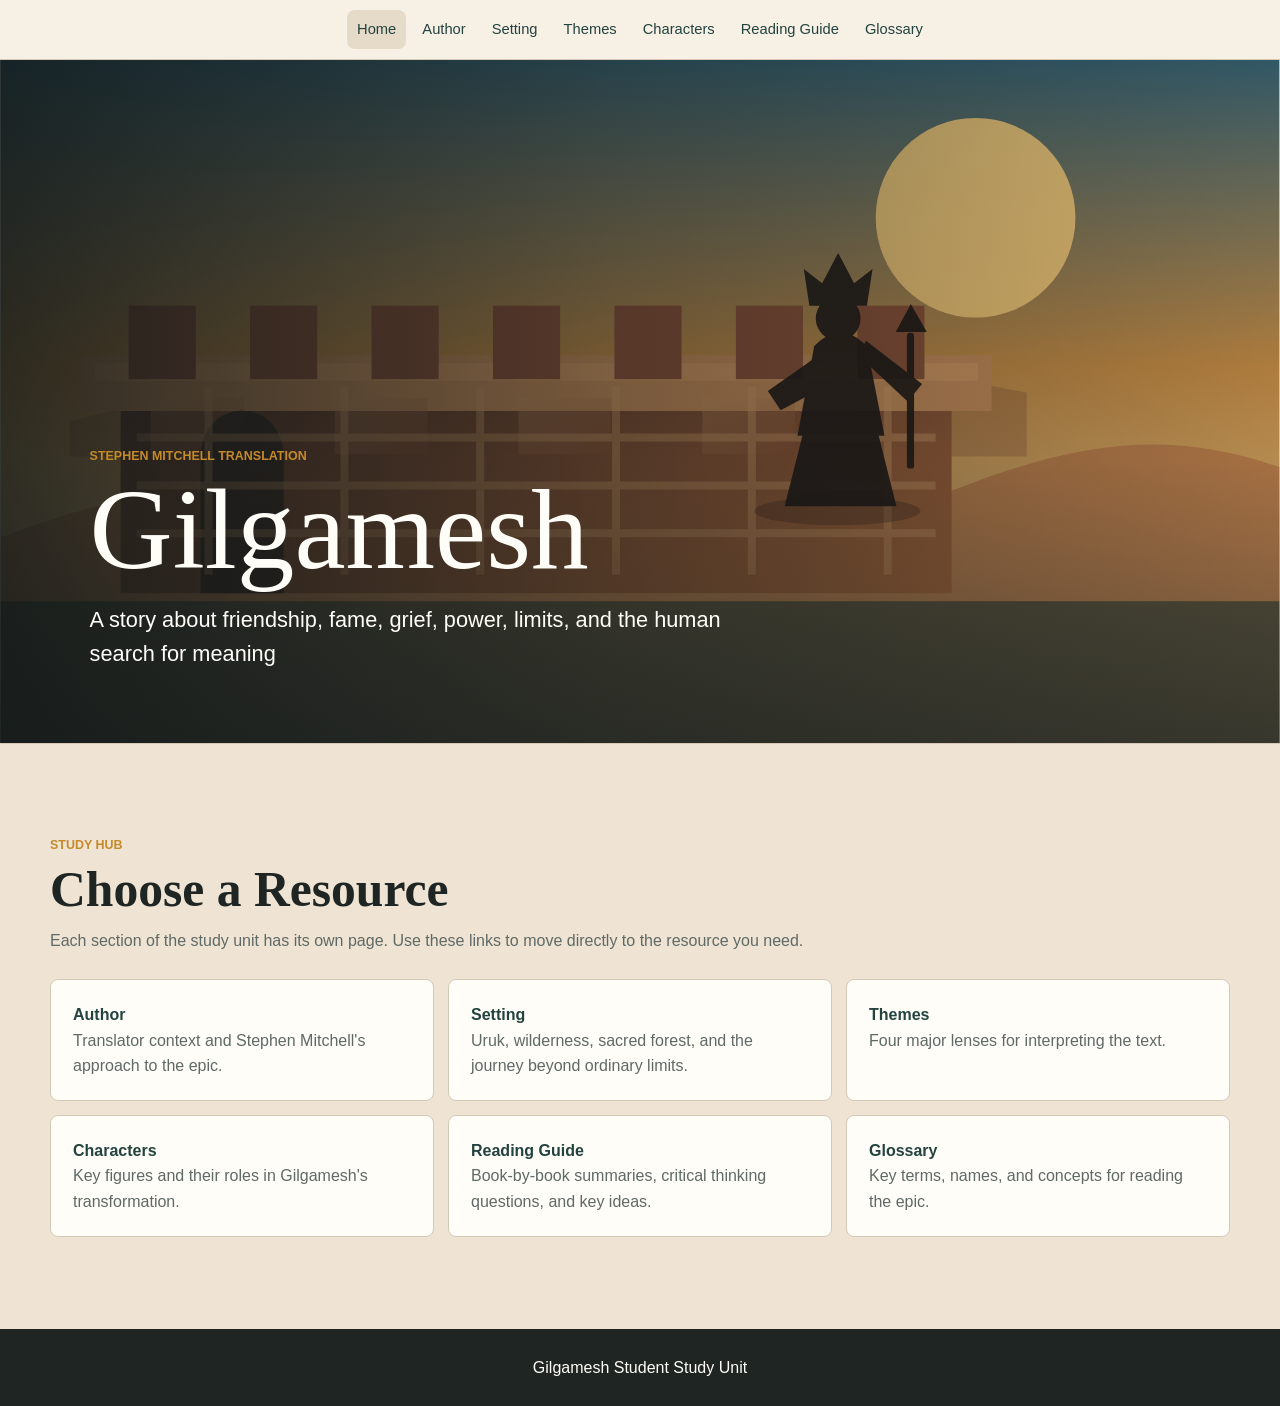
<file: index.html>
<!doctype html><html lang="en"><head><meta charset="utf-8"><meta name="viewport" content="width=device-width,initial-scale=1"><title>Gilgamesh Student Study Unit</title><link rel="stylesheet" href="styles.css?v=resource-hover"></head><body><a class="skip-link" href="#main-content">Skip to content</a><nav class="top-nav" aria-label="Main navigation"><a aria-current="page" href="index.html">Home</a><a href="author.html">Author</a><a href="setting.html">Setting</a><a href="themes.html">Themes</a><a href="characters.html">Characters</a><a href="reading-guide.html">Reading Guide</a><a href="glossary.html">Glossary</a></nav><header class="hero"><img src="assets/uruk-hero.svg?v=king-wall" alt="Ancient city walls of Uruk at sunrise with a king standing on the wall"><div class="hero-copy"><p class="eyebrow">Stephen Mitchell translation</p><h1>Gilgamesh</h1><p>A story about friendship, fame, grief, power, limits, and the human search for meaning</p></div></header><main id="main-content" tabindex="-1"><section id="home-links" class="section band-light" aria-labelledby="home-links-title"><div class="section-inner"><div class="section-heading"><p class="eyebrow">Study Hub</p><h2 id="home-links-title">Choose a Resource</h2><p class="section-intro">Each section of the study unit has its own page. Use these links to move directly to the resource you need.</p></div><div class="grid grid-3"><a class="resource-link" href="author.html"><span>Author</span><p>Translator context and Stephen Mitchell's approach to the epic.</p></a><a class="resource-link" href="setting.html"><span>Setting</span><p>Uruk, wilderness, sacred forest, and the journey beyond ordinary limits.</p></a><a class="resource-link" href="themes.html"><span>Themes</span><p>Four major lenses for interpreting the text.</p></a><a class="resource-link" href="characters.html"><span>Characters</span><p>Key figures and their roles in Gilgamesh's transformation.</p></a><a class="resource-link" href="reading-guide.html"><span>Reading Guide</span><p>Book-by-book summaries, critical thinking questions, and key ideas.</p></a><a class="resource-link" href="glossary.html"><span>Glossary</span><p>Key terms, names, and concepts for reading the epic.</p></a></div></div></section></main><footer class="site-footer"><p>Gilgamesh Student Study Unit</p></footer><script src="script.js"></script></body></html>
</file>
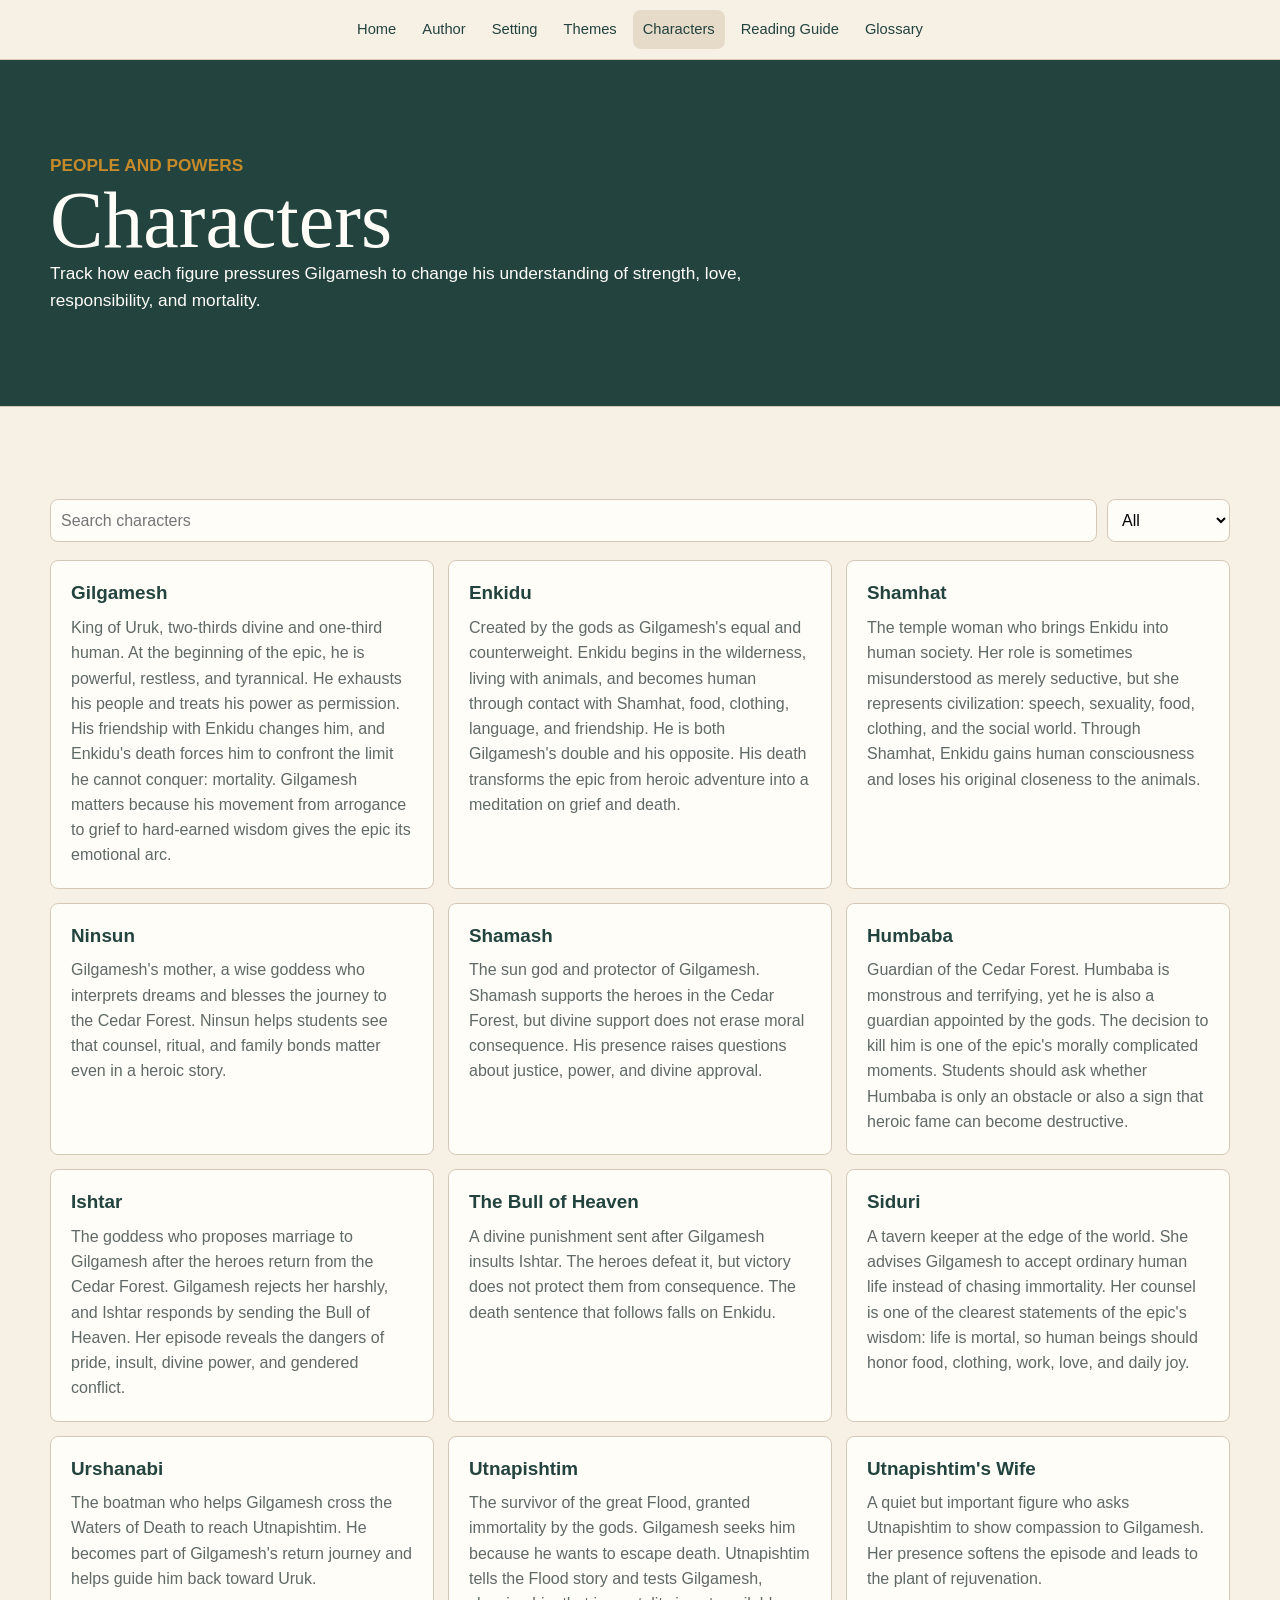
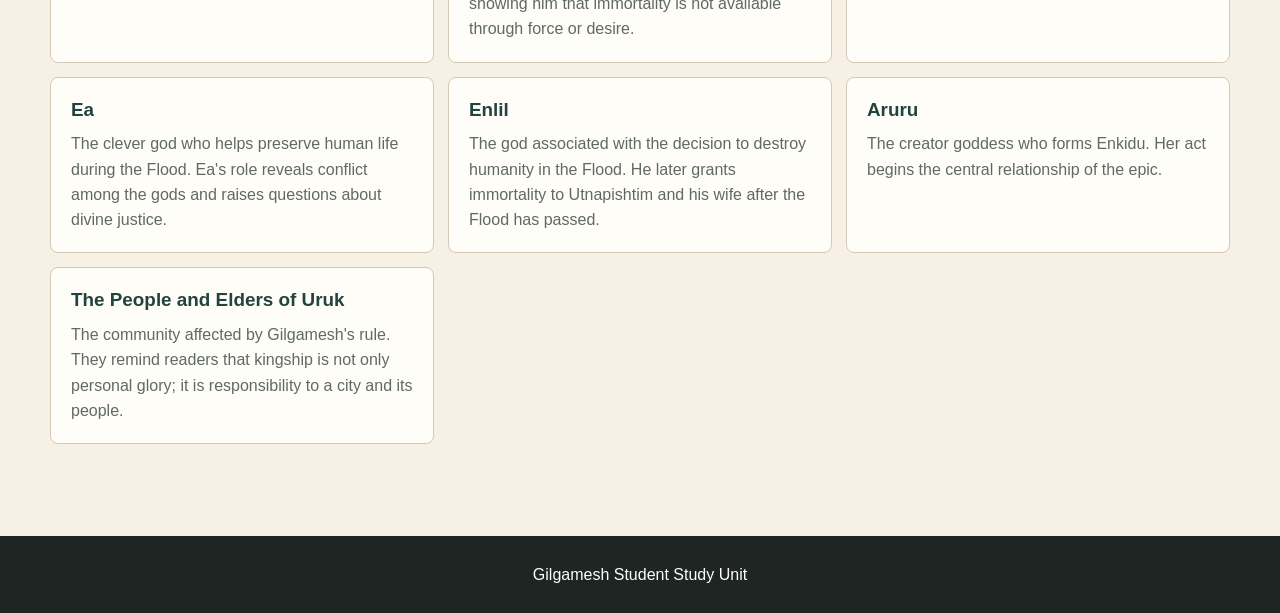
<file: characters.html>
<!doctype html><html lang="en"><head><meta charset="utf-8"><meta name="viewport" content="width=device-width,initial-scale=1"><title>Characters | Gilgamesh</title><link rel="stylesheet" href="styles.css"></head><body><a class="skip-link" href="#main-content">Skip to content</a><nav class="top-nav"><a href="index.html">Home</a><a href="author.html">Author</a><a href="setting.html">Setting</a><a href="themes.html">Themes</a><a aria-current="page" href="characters.html">Characters</a><a href="reading-guide.html">Reading Guide</a><a href="glossary.html">Glossary</a></nav><header class="page-hero"><div class="section-inner"><p class="eyebrow">People and Powers</p><h1>Characters</h1><p>Track how each figure pressures Gilgamesh to change his understanding of strength, love, responsibility, and mortality.</p></div></header><main id="main-content" class="section" tabindex="-1"><div class="section-inner"><div class="toolbar"><input data-search placeholder="Search characters"><select data-filter><option value="all">All</option><option value="human">Human</option><option value="divine">Divine</option><option value="guide">Guide</option><option value="creature">Creature</option><option value="community">Community</option></select></div><div class="grid grid-3"><article class="character-card" data-search-item data-type="human"><h3>Gilgamesh</h3><p>King of Uruk, two-thirds divine and one-third human. At the beginning of the epic, he is powerful, restless, and tyrannical. He exhausts his people and treats his power as permission. His friendship with Enkidu changes him, and Enkidu's death forces him to confront the limit he cannot conquer: mortality. Gilgamesh matters because his movement from arrogance to grief to hard-earned wisdom gives the epic its emotional arc.</p></article><article class="character-card" data-search-item data-type="human"><h3>Enkidu</h3><p>Created by the gods as Gilgamesh's equal and counterweight. Enkidu begins in the wilderness, living with animals, and becomes human through contact with Shamhat, food, clothing, language, and friendship. He is both Gilgamesh's double and his opposite. His death transforms the epic from heroic adventure into a meditation on grief and death.</p></article><article class="character-card" data-search-item data-type="guide"><h3>Shamhat</h3><p>The temple woman who brings Enkidu into human society. Her role is sometimes misunderstood as merely seductive, but she represents civilization: speech, sexuality, food, clothing, and the social world. Through Shamhat, Enkidu gains human consciousness and loses his original closeness to the animals.</p></article><article class="character-card" data-search-item data-type="divine"><h3>Ninsun</h3><p>Gilgamesh's mother, a wise goddess who interprets dreams and blesses the journey to the Cedar Forest. Ninsun helps students see that counsel, ritual, and family bonds matter even in a heroic story.</p></article><article class="character-card" data-search-item data-type="divine"><h3>Shamash</h3><p>The sun god and protector of Gilgamesh. Shamash supports the heroes in the Cedar Forest, but divine support does not erase moral consequence. His presence raises questions about justice, power, and divine approval.</p></article><article class="character-card" data-search-item data-type="creature"><h3>Humbaba</h3><p>Guardian of the Cedar Forest. Humbaba is monstrous and terrifying, yet he is also a guardian appointed by the gods. The decision to kill him is one of the epic's morally complicated moments. Students should ask whether Humbaba is only an obstacle or also a sign that heroic fame can become destructive.</p></article><article class="character-card" data-search-item data-type="divine"><h3>Ishtar</h3><p>The goddess who proposes marriage to Gilgamesh after the heroes return from the Cedar Forest. Gilgamesh rejects her harshly, and Ishtar responds by sending the Bull of Heaven. Her episode reveals the dangers of pride, insult, divine power, and gendered conflict.</p></article><article class="character-card" data-search-item data-type="creature"><h3>The Bull of Heaven</h3><p>A divine punishment sent after Gilgamesh insults Ishtar. The heroes defeat it, but victory does not protect them from consequence. The death sentence that follows falls on Enkidu.</p></article><article class="character-card" data-search-item data-type="guide"><h3>Siduri</h3><p>A tavern keeper at the edge of the world. She advises Gilgamesh to accept ordinary human life instead of chasing immortality. Her counsel is one of the clearest statements of the epic's wisdom: life is mortal, so human beings should honor food, clothing, work, love, and daily joy.</p></article><article class="character-card" data-search-item data-type="guide"><h3>Urshanabi</h3><p>The boatman who helps Gilgamesh cross the Waters of Death to reach Utnapishtim. He becomes part of Gilgamesh's return journey and helps guide him back toward Uruk.</p></article><article class="character-card" data-search-item data-type="human"><h3>Utnapishtim</h3><p>The survivor of the great Flood, granted immortality by the gods. Gilgamesh seeks him because he wants to escape death. Utnapishtim tells the Flood story and tests Gilgamesh, showing him that immortality is not available through force or desire.</p></article><article class="character-card" data-search-item data-type="human"><h3>Utnapishtim's Wife</h3><p>A quiet but important figure who asks Utnapishtim to show compassion to Gilgamesh. Her presence softens the episode and leads to the plant of rejuvenation.</p></article><article class="character-card" data-search-item data-type="divine"><h3>Ea</h3><p>The clever god who helps preserve human life during the Flood. Ea's role reveals conflict among the gods and raises questions about divine justice.</p></article><article class="character-card" data-search-item data-type="divine"><h3>Enlil</h3><p>The god associated with the decision to destroy humanity in the Flood. He later grants immortality to Utnapishtim and his wife after the Flood has passed.</p></article><article class="character-card" data-search-item data-type="divine"><h3>Aruru</h3><p>The creator goddess who forms Enkidu. Her act begins the central relationship of the epic.</p></article><article class="character-card" data-search-item data-type="community"><h3>The People and Elders of Uruk</h3><p>The community affected by Gilgamesh's rule. They remind readers that kingship is not only personal glory; it is responsibility to a city and its people.</p></article></div></div></main><footer class="site-footer"><p>Gilgamesh Student Study Unit</p></footer><script src="script.js"></script></body></html>
</file>
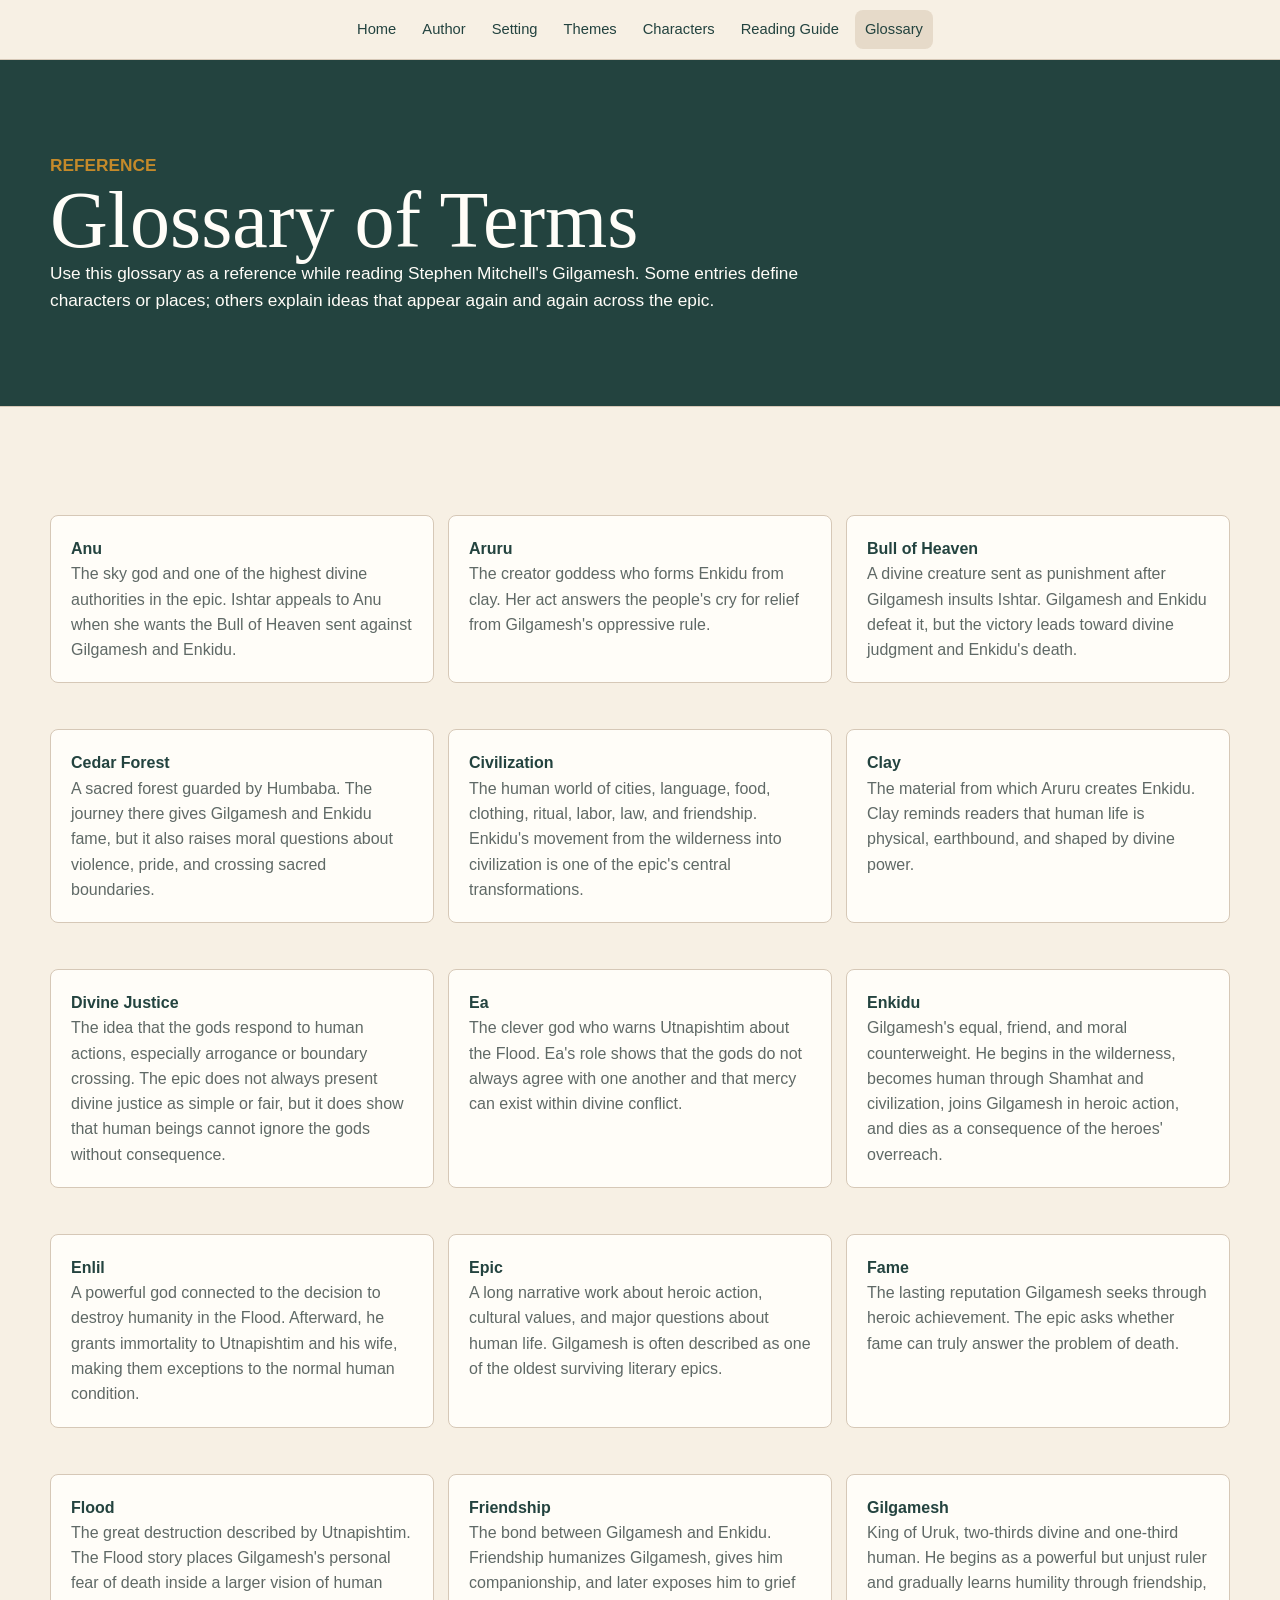
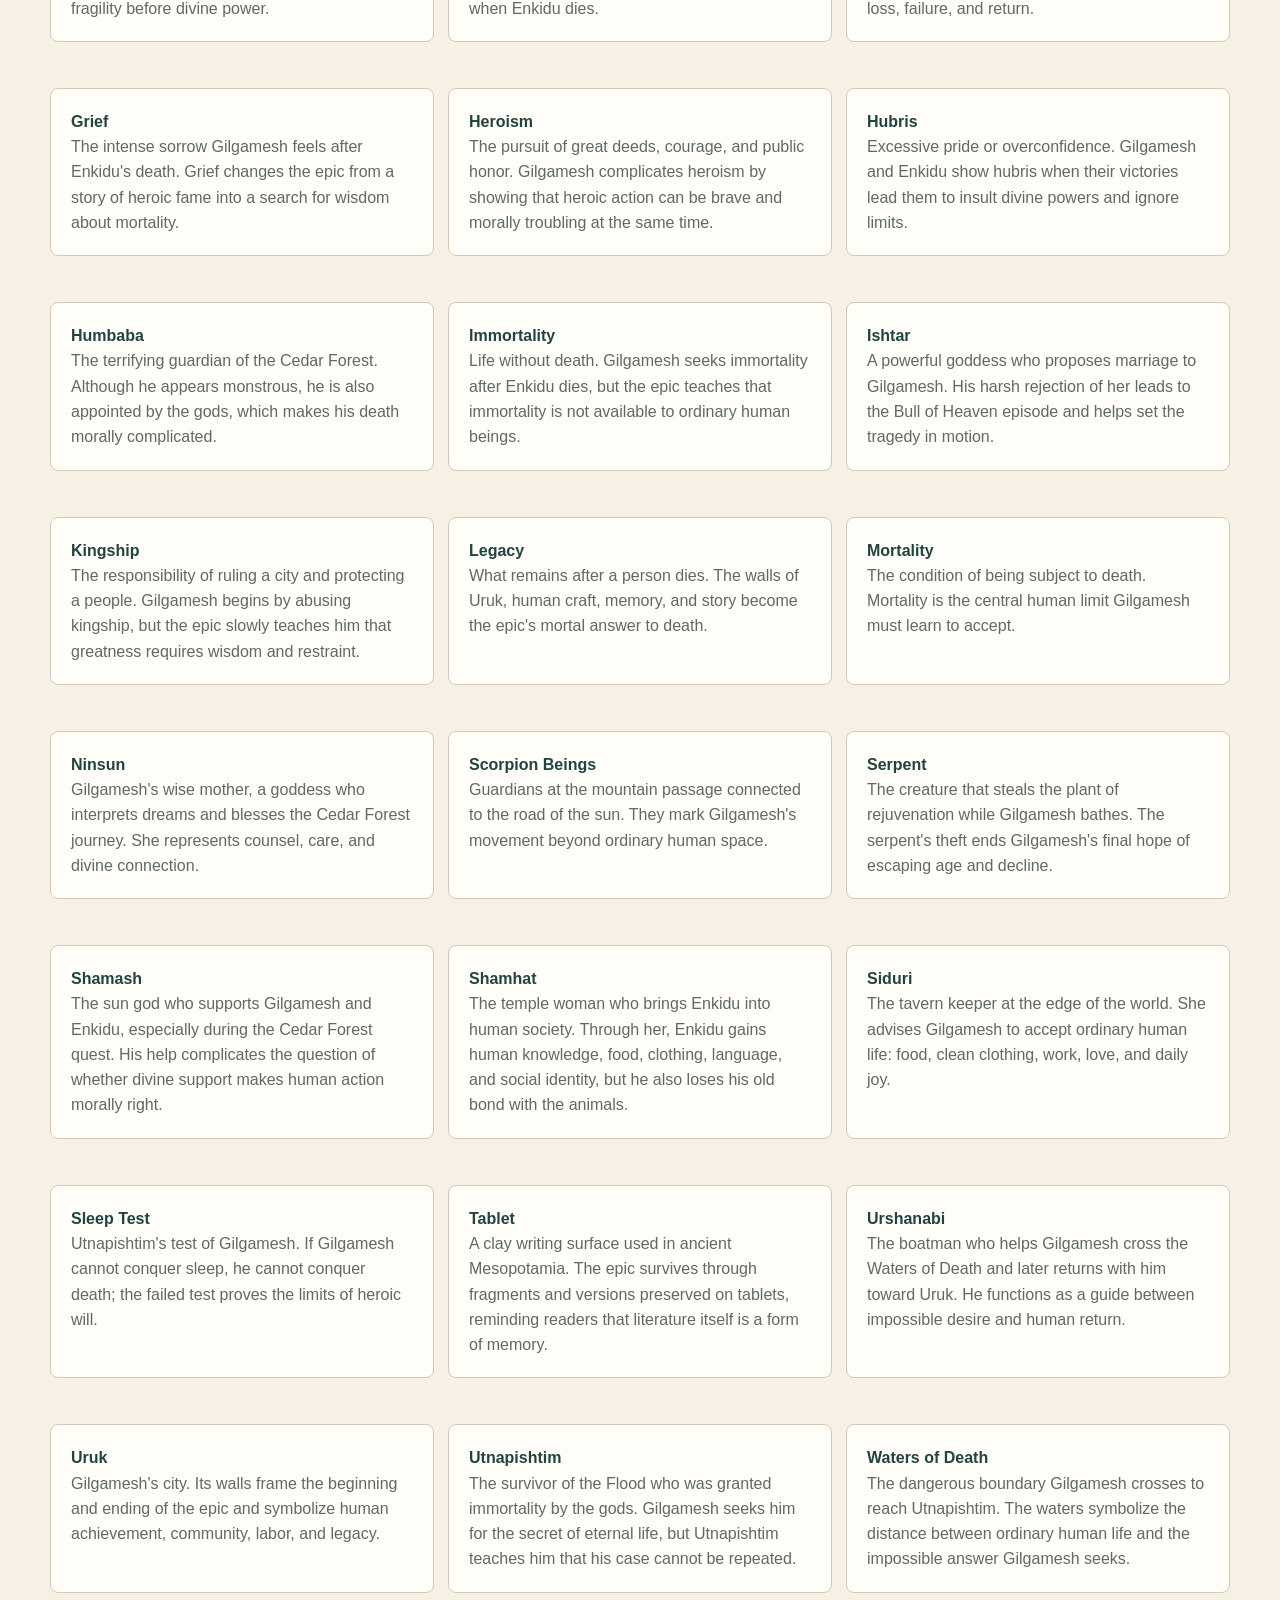
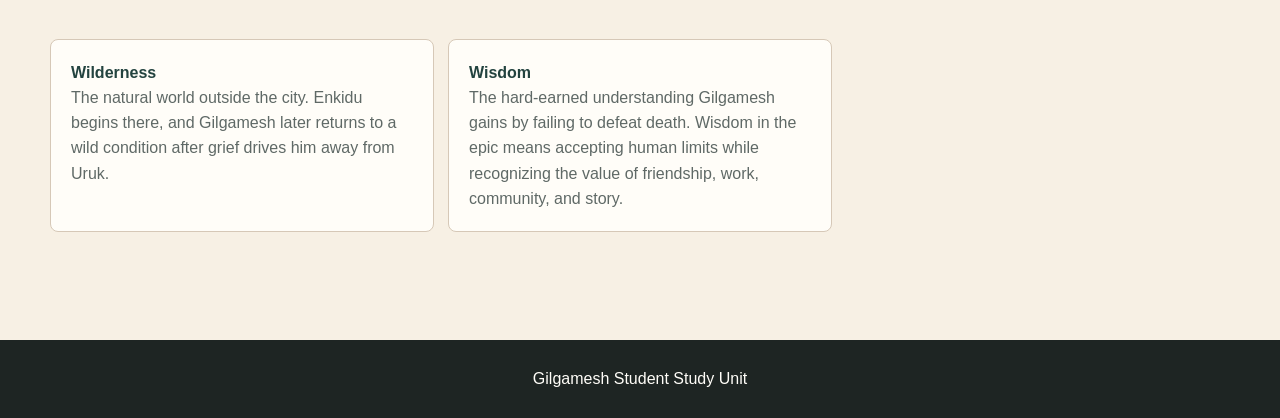
<file: glossary.html>
<!doctype html>
<html lang="en">
<head>
  <meta charset="utf-8">
  <meta name="viewport" content="width=device-width,initial-scale=1">
  <title>Glossary of Terms | Gilgamesh</title>
  <link rel="stylesheet" href="styles.css">
</head>
<body>
  <a class="skip-link" href="#main-content">Skip to content</a>
  <nav class="top-nav">
    <a href="index.html">Home</a>
    <a href="author.html">Author</a>
    <a href="setting.html">Setting</a>
    <a href="themes.html">Themes</a>
    <a href="characters.html">Characters</a>
    <a href="reading-guide.html">Reading Guide</a>
    <a aria-current="page" href="glossary.html">Glossary</a>
  </nav>
  <header class="page-hero">
    <div class="section-inner">
      <p class="eyebrow">Reference</p>
      <h1>Glossary of Terms</h1>
      <p>Use this glossary as a reference while reading Stephen Mitchell's Gilgamesh. Some entries define characters or places; others explain ideas that appear again and again across the epic.</p>
    </div>
  </header>
  <main id="main-content" class="section" tabindex="-1">
    <div class="section-inner grid grid-3">
      <dl class="term"><dt>Anu</dt><dd>The sky god and one of the highest divine authorities in the epic. Ishtar appeals to Anu when she wants the Bull of Heaven sent against Gilgamesh and Enkidu.</dd></dl>
      <dl class="term"><dt>Aruru</dt><dd>The creator goddess who forms Enkidu from clay. Her act answers the people's cry for relief from Gilgamesh's oppressive rule.</dd></dl>
      <dl class="term"><dt>Bull of Heaven</dt><dd>A divine creature sent as punishment after Gilgamesh insults Ishtar. Gilgamesh and Enkidu defeat it, but the victory leads toward divine judgment and Enkidu's death.</dd></dl>
      <dl class="term"><dt>Cedar Forest</dt><dd>A sacred forest guarded by Humbaba. The journey there gives Gilgamesh and Enkidu fame, but it also raises moral questions about violence, pride, and crossing sacred boundaries.</dd></dl>
      <dl class="term"><dt>Civilization</dt><dd>The human world of cities, language, food, clothing, ritual, labor, law, and friendship. Enkidu's movement from the wilderness into civilization is one of the epic's central transformations.</dd></dl>
      <dl class="term"><dt>Clay</dt><dd>The material from which Aruru creates Enkidu. Clay reminds readers that human life is physical, earthbound, and shaped by divine power.</dd></dl>
      <dl class="term"><dt>Divine Justice</dt><dd>The idea that the gods respond to human actions, especially arrogance or boundary crossing. The epic does not always present divine justice as simple or fair, but it does show that human beings cannot ignore the gods without consequence.</dd></dl>
      <dl class="term"><dt>Ea</dt><dd>The clever god who warns Utnapishtim about the Flood. Ea's role shows that the gods do not always agree with one another and that mercy can exist within divine conflict.</dd></dl>
      <dl class="term"><dt>Enkidu</dt><dd>Gilgamesh's equal, friend, and moral counterweight. He begins in the wilderness, becomes human through Shamhat and civilization, joins Gilgamesh in heroic action, and dies as a consequence of the heroes' overreach.</dd></dl>
      <dl class="term"><dt>Enlil</dt><dd>A powerful god connected to the decision to destroy humanity in the Flood. Afterward, he grants immortality to Utnapishtim and his wife, making them exceptions to the normal human condition.</dd></dl>
      <dl class="term"><dt>Epic</dt><dd>A long narrative work about heroic action, cultural values, and major questions about human life. Gilgamesh is often described as one of the oldest surviving literary epics.</dd></dl>
      <dl class="term"><dt>Fame</dt><dd>The lasting reputation Gilgamesh seeks through heroic achievement. The epic asks whether fame can truly answer the problem of death.</dd></dl>
      <dl class="term"><dt>Flood</dt><dd>The great destruction described by Utnapishtim. The Flood story places Gilgamesh's personal fear of death inside a larger vision of human fragility before divine power.</dd></dl>
      <dl class="term"><dt>Friendship</dt><dd>The bond between Gilgamesh and Enkidu. Friendship humanizes Gilgamesh, gives him companionship, and later exposes him to grief when Enkidu dies.</dd></dl>
      <dl class="term"><dt>Gilgamesh</dt><dd>King of Uruk, two-thirds divine and one-third human. He begins as a powerful but unjust ruler and gradually learns humility through friendship, loss, failure, and return.</dd></dl>
      <dl class="term"><dt>Grief</dt><dd>The intense sorrow Gilgamesh feels after Enkidu's death. Grief changes the epic from a story of heroic fame into a search for wisdom about mortality.</dd></dl>
      <dl class="term"><dt>Heroism</dt><dd>The pursuit of great deeds, courage, and public honor. Gilgamesh complicates heroism by showing that heroic action can be brave and morally troubling at the same time.</dd></dl>
      <dl class="term"><dt>Hubris</dt><dd>Excessive pride or overconfidence. Gilgamesh and Enkidu show hubris when their victories lead them to insult divine powers and ignore limits.</dd></dl>
      <dl class="term"><dt>Humbaba</dt><dd>The terrifying guardian of the Cedar Forest. Although he appears monstrous, he is also appointed by the gods, which makes his death morally complicated.</dd></dl>
      <dl class="term"><dt>Immortality</dt><dd>Life without death. Gilgamesh seeks immortality after Enkidu dies, but the epic teaches that immortality is not available to ordinary human beings.</dd></dl>
      <dl class="term"><dt>Ishtar</dt><dd>A powerful goddess who proposes marriage to Gilgamesh. His harsh rejection of her leads to the Bull of Heaven episode and helps set the tragedy in motion.</dd></dl>
      <dl class="term"><dt>Kingship</dt><dd>The responsibility of ruling a city and protecting a people. Gilgamesh begins by abusing kingship, but the epic slowly teaches him that greatness requires wisdom and restraint.</dd></dl>
      <dl class="term"><dt>Legacy</dt><dd>What remains after a person dies. The walls of Uruk, human craft, memory, and story become the epic's mortal answer to death.</dd></dl>
      <dl class="term"><dt>Mortality</dt><dd>The condition of being subject to death. Mortality is the central human limit Gilgamesh must learn to accept.</dd></dl>
      <dl class="term"><dt>Ninsun</dt><dd>Gilgamesh's wise mother, a goddess who interprets dreams and blesses the Cedar Forest journey. She represents counsel, care, and divine connection.</dd></dl>
      <dl class="term"><dt>Scorpion Beings</dt><dd>Guardians at the mountain passage connected to the road of the sun. They mark Gilgamesh's movement beyond ordinary human space.</dd></dl>
      <dl class="term"><dt>Serpent</dt><dd>The creature that steals the plant of rejuvenation while Gilgamesh bathes. The serpent's theft ends Gilgamesh's final hope of escaping age and decline.</dd></dl>
      <dl class="term"><dt>Shamash</dt><dd>The sun god who supports Gilgamesh and Enkidu, especially during the Cedar Forest quest. His help complicates the question of whether divine support makes human action morally right.</dd></dl>
      <dl class="term"><dt>Shamhat</dt><dd>The temple woman who brings Enkidu into human society. Through her, Enkidu gains human knowledge, food, clothing, language, and social identity, but he also loses his old bond with the animals.</dd></dl>
      <dl class="term"><dt>Siduri</dt><dd>The tavern keeper at the edge of the world. She advises Gilgamesh to accept ordinary human life: food, clean clothing, work, love, and daily joy.</dd></dl>
      <dl class="term"><dt>Sleep Test</dt><dd>Utnapishtim's test of Gilgamesh. If Gilgamesh cannot conquer sleep, he cannot conquer death; the failed test proves the limits of heroic will.</dd></dl>
      <dl class="term"><dt>Tablet</dt><dd>A clay writing surface used in ancient Mesopotamia. The epic survives through fragments and versions preserved on tablets, reminding readers that literature itself is a form of memory.</dd></dl>
      <dl class="term"><dt>Urshanabi</dt><dd>The boatman who helps Gilgamesh cross the Waters of Death and later returns with him toward Uruk. He functions as a guide between impossible desire and human return.</dd></dl>
      <dl class="term"><dt>Uruk</dt><dd>Gilgamesh's city. Its walls frame the beginning and ending of the epic and symbolize human achievement, community, labor, and legacy.</dd></dl>
      <dl class="term"><dt>Utnapishtim</dt><dd>The survivor of the Flood who was granted immortality by the gods. Gilgamesh seeks him for the secret of eternal life, but Utnapishtim teaches him that his case cannot be repeated.</dd></dl>
      <dl class="term"><dt>Waters of Death</dt><dd>The dangerous boundary Gilgamesh crosses to reach Utnapishtim. The waters symbolize the distance between ordinary human life and the impossible answer Gilgamesh seeks.</dd></dl>
      <dl class="term"><dt>Wilderness</dt><dd>The natural world outside the city. Enkidu begins there, and Gilgamesh later returns to a wild condition after grief drives him away from Uruk.</dd></dl>
      <dl class="term"><dt>Wisdom</dt><dd>The hard-earned understanding Gilgamesh gains by failing to defeat death. Wisdom in the epic means accepting human limits while recognizing the value of friendship, work, community, and story.</dd></dl>
    </div>
  </main>
  <footer class="site-footer"><p>Gilgamesh Student Study Unit</p></footer>
  <script src="script.js"></script>
</body>
</html>
</file>
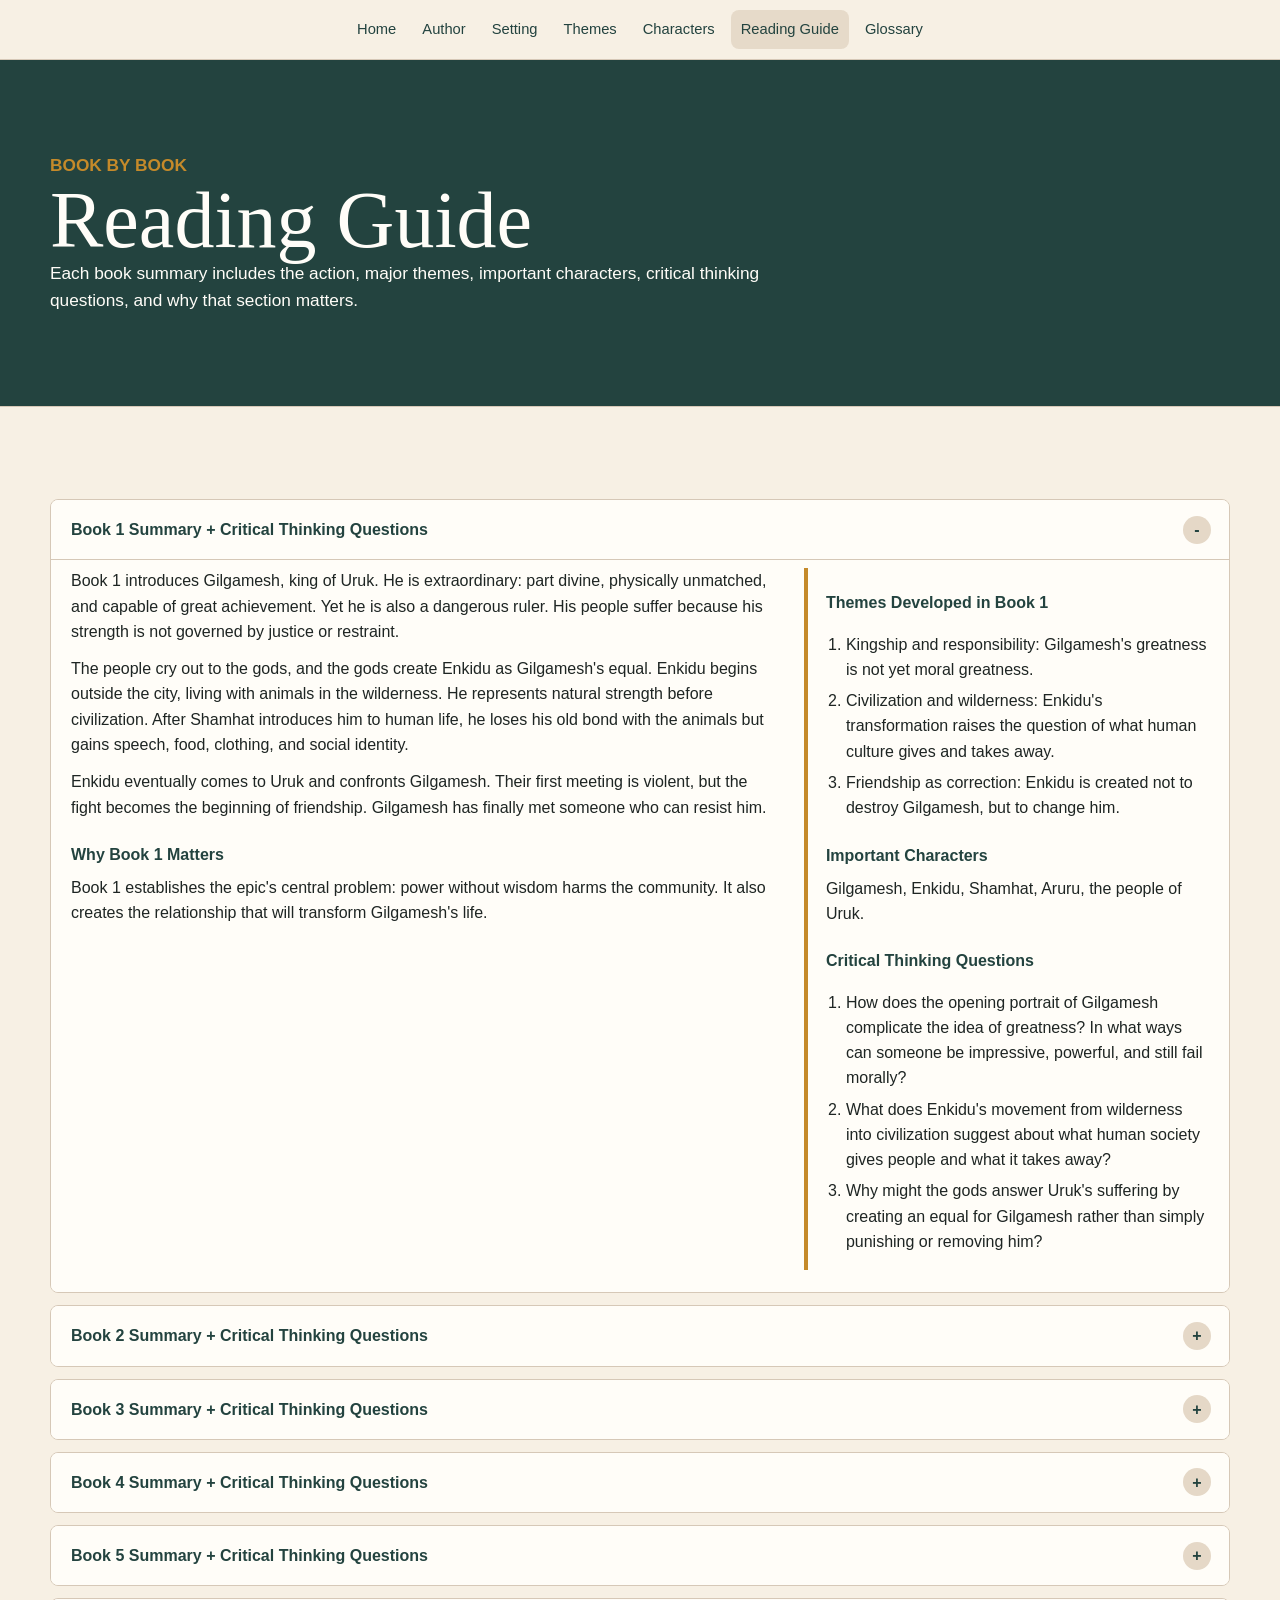
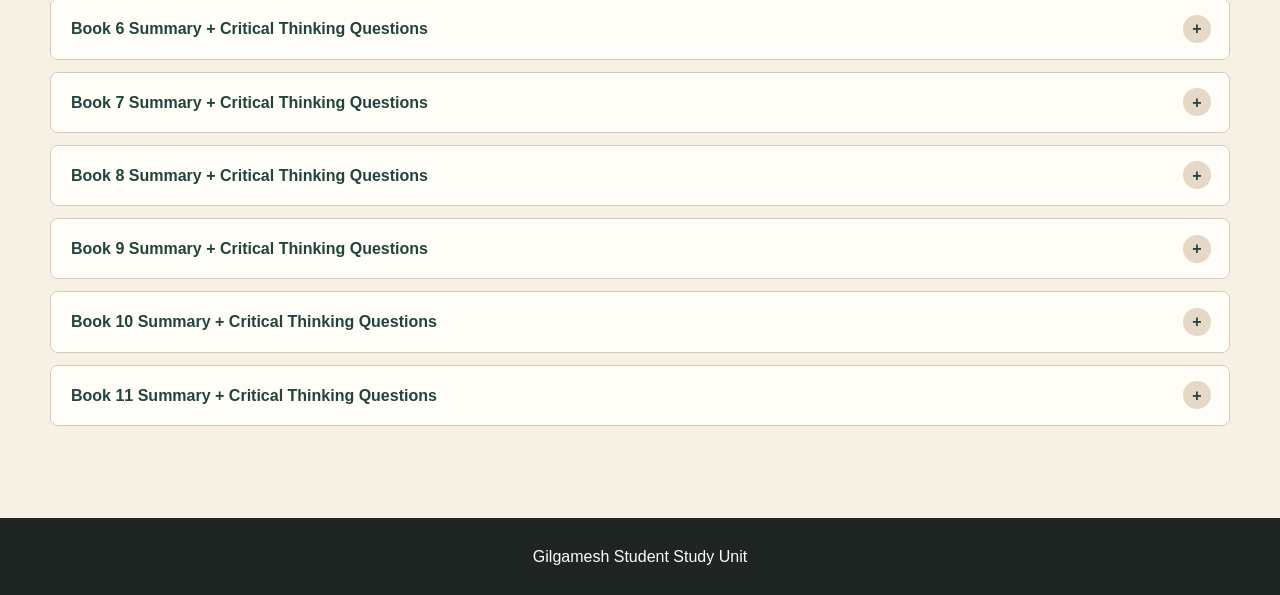
<file: reading-guide.html>
<!doctype html>
<html lang="en">
<head>
  <meta charset="utf-8">
  <meta name="viewport" content="width=device-width, initial-scale=1">
  <title>Reading Guide | Gilgamesh</title>
  <link rel="stylesheet" href="styles.css">
</head>
<body>
  <a class="skip-link" href="#main-content">Skip to content</a>
  <nav class="top-nav">
    <a href="index.html">Home</a>
    <a href="author.html">Author</a>
    <a href="setting.html">Setting</a>
    <a href="themes.html">Themes</a>
    <a href="characters.html">Characters</a>
    <a aria-current="page" href="reading-guide.html">Reading Guide</a>
    <a href="glossary.html">Glossary</a>
  </nav>
  <header class="page-hero">
    <div class="section-inner">
      <p class="eyebrow">Book by Book</p>
      <h1>Reading Guide</h1>
      <p>Each book summary includes the action, major themes, important characters, critical thinking questions, and why that section matters.</p>
    </div>
  </header>
  <main id="main-content" class="section" tabindex="-1">
    <div class="section-inner book-list">
      <details class="book-panel" open>
        <summary>Book 1 Summary + Critical Thinking Questions</summary>
        <div class="book-body">
          <div>
            <p>Book 1 introduces Gilgamesh, king of Uruk. He is extraordinary: part divine, physically unmatched, and capable of great achievement. Yet he is also a dangerous ruler. His people suffer because his strength is not governed by justice or restraint.</p>
            <p>The people cry out to the gods, and the gods create Enkidu as Gilgamesh's equal. Enkidu begins outside the city, living with animals in the wilderness. He represents natural strength before civilization. After Shamhat introduces him to human life, he loses his old bond with the animals but gains speech, food, clothing, and social identity.</p>
            <p>Enkidu eventually comes to Uruk and confronts Gilgamesh. Their first meeting is violent, but the fight becomes the beginning of friendship. Gilgamesh has finally met someone who can resist him.</p>
            <h4>Why Book 1 Matters</h4>
            <p>Book 1 establishes the epic's central problem: power without wisdom harms the community. It also creates the relationship that will transform Gilgamesh's life.</p>
          </div>
          <aside class="questions">
            <h4>Themes Developed in Book 1</h4>
            <ol>
              <li>Kingship and responsibility: Gilgamesh's greatness is not yet moral greatness.</li>
              <li>Civilization and wilderness: Enkidu's transformation raises the question of what human culture gives and takes away.</li>
              <li>Friendship as correction: Enkidu is created not to destroy Gilgamesh, but to change him.</li>
            </ol>
            <h4>Important Characters</h4>
            <p>Gilgamesh, Enkidu, Shamhat, Aruru, the people of Uruk.</p>
            <h4>Critical Thinking Questions</h4>
            <ol>
              <li>How does the opening portrait of Gilgamesh complicate the idea of greatness? In what ways can someone be impressive, powerful, and still fail morally?</li>
              <li>What does Enkidu's movement from wilderness into civilization suggest about what human society gives people and what it takes away?</li>
              <li>Why might the gods answer Uruk's suffering by creating an equal for Gilgamesh rather than simply punishing or removing him?</li>
            </ol>
          </aside>
        </div>
      </details>
      <details class="book-panel">
        <summary>Book 2 Summary + Critical Thinking Questions</summary>
        <div class="book-body">
          <div>
            <p>Book 2 moves Gilgamesh and Enkidu from rivalry into shared ambition. Gilgamesh decides that he wants to journey to the Cedar Forest and defeat Humbaba, its terrifying guardian. He wants fame that will outlast his body.</p>
            <p>Enkidu knows the danger of Humbaba and initially warns against the quest. Gilgamesh, however, is driven by the desire to make a name for himself. The elders of Uruk advise caution, and Ninsun, Gilgamesh's mother, blesses the journey and adopts Enkidu symbolically as her son.</p>
            <p>The preparations for the journey reveal how heroic culture works in the epic. Courage matters, but so do counsel, ritual, dreams, and community concern. Gilgamesh's desire for fame is understandable, but it already contains the seeds of recklessness.</p>
            <h4>Why Book 2 Matters</h4>
            <p>Book 2 sets the heroic plot in motion while inviting students to question whether the quest is noble, selfish, necessary, or dangerous.</p>
          </div>
          <aside class="questions">
            <h4>Themes Developed in Book 2</h4>
            <ol>
              <li>Fame and mortality: Gilgamesh seeks reputation because he cannot escape death.</li>
              <li>Counsel and pride: the elders and Ninsun offer guidance, but Gilgamesh's ambition drives the action.</li>
              <li>Friendship: Enkidu becomes Gilgamesh's companion, protector, and moral counterweight.</li>
            </ol>
            <h4>Important Characters</h4>
            <p>Gilgamesh, Enkidu, Ninsun, the elders of Uruk, Shamash.</p>
            <h4>Critical Thinking Questions</h4>
            <ol>
              <li>Is Gilgamesh's desire for fame presented as noble, reckless, understandable, or some combination of these? What evidence supports your view?</li>
              <li>How does Enkidu's role shift from opponent to companion, and what does that shift reveal about friendship as a force for transformation?</li>
              <li>What do the warnings from Enkidu, the elders, and Ninsun suggest about the difference between courage and wisdom?</li>
            </ol>
          </aside>
        </div>
      </details>
      <details class="book-panel">
        <summary>Book 3 Summary + Critical Thinking Questions</summary>
        <div class="book-body">
          <div>
            <p>Book 3 centers on the journey to the Cedar Forest and the confrontation with Humbaba. Gilgamesh and Enkidu travel through frightening terrain, and Gilgamesh has dreams that Enkidu interprets as signs of success. The repeated dreams create suspense and show how the heroes depend on interpretation, not strength alone.</p>
            <p>When the heroes face Humbaba, the battle is terrifying. Humbaba is not simply a random enemy; he is the guardian of a sacred forest. Shamash helps Gilgamesh and Enkidu by sending winds against Humbaba, and the heroes gain the advantage.</p>
            <p>The most important moment comes after Humbaba pleads for his life. Gilgamesh wavers, but Enkidu urges him to kill Humbaba before the gods can intervene. The killing gives the heroes fame, but it also crosses a boundary. The victory feels triumphant and troubling at the same time.</p>
            <h4>Why Book 3 Matters</h4>
            <p>Book 3 complicates the idea of heroism. Students should ask whether victory is always proof of right action.</p>
          </div>
          <aside class="questions">
            <h4>Themes Developed in Book 3</h4>
            <ol>
              <li>Heroism and violence: heroic action may also be morally compromised.</li>
              <li>Sacred boundaries: the Cedar Forest is valuable because it is not merely human property.</li>
              <li>Friendship and pressure: Enkidu's advice pushes Gilgamesh toward action.</li>
            </ol>
            <h4>Important Characters</h4>
            <p>Gilgamesh, Enkidu, Humbaba, Shamash.</p>
            <h4>Critical Thinking Questions</h4>
            <ol>
              <li>Why is the killing of Humbaba morally complicated even though Gilgamesh and Enkidu win the battle?</li>
              <li>How does the Cedar Forest episode ask readers to think about the boundary between human ambition and sacred or natural spaces?</li>
              <li>To what extent does Enkidu help Gilgamesh act wisely in this episode, and to what extent does he push him toward greater danger?</li>
            </ol>
          </aside>
        </div>
      </details>
      <details class="book-panel">
        <summary>Book 4 Summary + Critical Thinking Questions</summary>
        <div class="book-body">
          <div>
            <p>Book 4 follows the heroes after the Cedar Forest victory. Gilgamesh's beauty and fame attract Ishtar, who proposes marriage. Gilgamesh refuses her, but his refusal is insulting and excessive. He lists the suffering of her previous lovers and humiliates her publicly.</p>
            <p>Ishtar responds with divine anger. She asks Anu for the Bull of Heaven and threatens destruction if she does not get it. The Bull descends upon Uruk, bringing devastation. Gilgamesh and Enkidu defeat it, and Enkidu throws part of the Bull at Ishtar in a gesture of defiance.</p>
            <p>The heroes celebrate, but the celebration is shadowed by danger. They have defeated a divine punishment, but they have also insulted a goddess and killed a creature sent by heaven. Human strength has reached too far.</p>
            <h4>Why Book 4 Matters</h4>
            <p>Book 4 prepares for the epic's turn toward tragedy. The heroes seem unbeatable, but their triumph creates the conditions for Enkidu's death.</p>
          </div>
          <aside class="questions">
            <h4>Themes Developed in Book 4</h4>
            <ol>
              <li>Hubris: Gilgamesh and Enkidu move from courage into arrogance.</li>
              <li>Divine justice: the gods cannot be treated like ordinary rivals.</li>
              <li>Consequence: victory does not mean freedom from judgment.</li>
            </ol>
            <h4>Important Characters</h4>
            <p>Gilgamesh, Enkidu, Ishtar, Anu, the Bull of Heaven.</p>
            <h4>Critical Thinking Questions</h4>
            <ol>
              <li>How does Gilgamesh's rejection of Ishtar show the difference between justified refusal and destructive arrogance?</li>
              <li>What does the Bull of Heaven episode reveal about the consequences of insulting or challenging divine power?</li>
              <li>Why might heroic victory over the Bull still count as a failure of wisdom?</li>
            </ol>
          </aside>
        </div>
      </details>
      <details class="book-panel">
        <summary>Book 5 Summary + Critical Thinking Questions</summary>
        <div class="book-body">
          <div>
            <p>Book 5 begins the tragic consequence of the heroes' actions. The gods meet and decide that one of the two heroes must die for killing Humbaba and the Bull of Heaven. The sentence falls on Enkidu.</p>
            <p>Enkidu becomes ill and reacts with anger, fear, and regret. He curses the door made from the Cedar Forest and curses Shamhat for bringing him into human life. Shamash reminds him that civilization also gave him friendship, honor, and love. Enkidu then blesses Shamhat, recognizing that his human life has contained value even though it now brings suffering.</p>
            <p>As Enkidu dies, Gilgamesh is forced to witness the body of the person he loves most becoming lifeless. This is the emotional break in the epic. The story can no longer be only about fame and heroic achievement.</p>
            <h4>Why Book 5 Matters</h4>
            <p>Book 5 changes the epic's direction. Enkidu's death turns Gilgamesh from a hero seeking fame into a grieving man seeking an answer to death.</p>
          </div>
          <aside class="questions">
            <h4>Themes Developed in Book 5</h4>
            <ol>
              <li>Mortality: Enkidu's death makes human limits unavoidable.</li>
              <li>Civilization's cost: Enkidu gained human meaning, but also human suffering.</li>
              <li>Grief: Gilgamesh's education begins in loss.</li>
            </ol>
            <h4>Important Characters</h4>
            <p>Enkidu, Gilgamesh, Shamash, Shamhat, the gods.</p>
            <h4>Critical Thinking Questions</h4>
            <ol>
              <li>Why does Enkidu's death change the epic from an adventure story into a meditation on mortality?</li>
              <li>How does Enkidu's anger at Shamhat reveal the mixed costs and gifts of becoming fully human?</li>
              <li>What does Gilgamesh learn from watching Enkidu die that he could not have learned from victory or fame?</li>
            </ol>
          </aside>
        </div>
      </details>
      <details class="book-panel">
        <summary>Book 6 Summary + Critical Thinking Questions</summary>
        <div class="book-body">
          <div>
            <p>Book 6 focuses on Gilgamesh's mourning. Enkidu's death destroys Gilgamesh's confidence. He laments his friend with public grief, commands honors for him, and refuses to accept the reality of the corpse before him.</p>
            <p>The death of Enkidu also changes how Gilgamesh sees himself. For the first time, he understands that his own strength will not protect him from the same fate. He becomes terrified that he too will die. This fear sends him away from Uruk and into the wilderness.</p>
            <p>Gilgamesh's grief makes him physically and socially unrecognizable. He wears animal skins and wanders like someone outside ordinary human life. The king of the city becomes a figure of exile and fear.</p>
            <h4>Why Book 6 Matters</h4>
            <p>Book 6 begins the second half of the epic. Gilgamesh's new quest is no longer fame; it is escape from death.</p>
          </div>
          <aside class="questions">
            <h4>Themes Developed in Book 6</h4>
            <ol>
              <li>Grief: love turns death from an abstract fact into a personal wound.</li>
              <li>Fear of mortality: Gilgamesh sees his own future in Enkidu's body.</li>
              <li>Reversal: the civilized king returns to a wild condition.</li>
            </ol>
            <h4>Important Characters</h4>
            <p>Gilgamesh, Enkidu.</p>
            <h4>Critical Thinking Questions</h4>
            <ol>
              <li>How does grief transform Gilgamesh's understanding of himself, his power, and his future?</li>
              <li>Why does Gilgamesh's return to a wild appearance matter after the epic has spent so much time contrasting civilization and wilderness?</li>
              <li>Is Gilgamesh's fear of death a weakness, a sign of growth, or both? Explain your reasoning.</li>
            </ol>
          </aside>
        </div>
      </details>
      <details class="book-panel">
        <summary>Book 7 Summary + Critical Thinking Questions</summary>
        <div class="book-body">
          <div>
            <p>Book 7 follows Gilgamesh as he travels beyond ordinary human space. He seeks Utnapishtim, the one human who survived the Flood and received immortality. Gilgamesh hopes that Utnapishtim can teach him how to avoid death.</p>
            <p>His journey takes him through strange and symbolic places. He reaches mountains guarded by beings associated with the sun, passes through deep darkness, and arrives at a beautiful garden near the realm of the gods. These settings show that Gilgamesh is trying to cross a boundary humans are not meant to cross.</p>
            <p>The journey is heroic, but it is also desperate. Gilgamesh is not acting from calm wisdom. He is driven by grief, fear, and denial. The farther he travels, the clearer it becomes that he is trying to escape the basic condition of human life.</p>
            <h4>Why Book 7 Matters</h4>
            <p>Book 7 externalizes Gilgamesh's inner crisis. The strange landscape reflects his attempt to go beyond human limits.</p>
          </div>
          <aside class="questions">
            <h4>Themes Developed in Book 7</h4>
            <ol>
              <li>Boundaries: Gilgamesh approaches the edge between human and divine realms.</li>
              <li>Denial: travel becomes a way to avoid accepting mortality.</li>
              <li>Isolation: grief separates Gilgamesh from his city and people.</li>
            </ol>
            <h4>Important Characters</h4>
            <p>Gilgamesh, the guardians of the mountain, Utnapishtim as the goal of the journey.</p>
            <h4>Critical Thinking Questions</h4>
            <ol>
              <li>How do the strange landscapes Gilgamesh travels through reflect his inner state after Enkidu's death?</li>
              <li>Why does Gilgamesh seek Utnapishtim instead of returning to Uruk and living with his grief?</li>
              <li>What does this stage of the journey suggest about the human desire to cross boundaries that may not be meant to be crossed?</li>
            </ol>
          </aside>
        </div>
      </details>
      <details class="book-panel">
        <summary>Book 8 Summary + Critical Thinking Questions</summary>
        <div class="book-body">
          <div>
            <p>Book 8 brings Gilgamesh to Siduri, the tavern keeper at the edge of the world. She sees his exhausted appearance and asks why he looks so broken. Gilgamesh explains Enkidu's death and his fear that he will share the same fate.</p>
            <p>Siduri offers one of the epic's most important pieces of wisdom. She tells Gilgamesh to accept the life available to humans: food, clean clothing, family, work, and joy. Her counsel does not deny death; it teaches how to live in its presence.</p>
            <p>Gilgamesh cannot yet accept her advice. He continues seeking Utnapishtim and finds Urshanabi, the boatman. Because Gilgamesh destroys the stone things needed for the crossing, he must labor to make poles and cross the Waters of Death by effort and endurance.</p>
            <h4>Why Book 8 Matters</h4>
            <p>Book 8 gives students the clearest alternative to Gilgamesh's obsession. Siduri's advice is simple, humane, and difficult for him to accept.</p>
          </div>
          <aside class="questions">
            <h4>Themes Developed in Book 8</h4>
            <ol>
              <li>Mortal wisdom: Siduri voices the life Gilgamesh must eventually learn to accept.</li>
              <li>Refusal: Gilgamesh hears wisdom but is not ready for it.</li>
              <li>Thresholds: the Waters of Death mark the boundary between ordinary life and the impossible answer Gilgamesh seeks.</li>
            </ol>
            <h4>Important Characters</h4>
            <p>Gilgamesh, Siduri, Urshanabi.</p>
            <h4>Critical Thinking Questions</h4>
            <ol>
              <li>Why is Siduri's advice difficult for Gilgamesh to accept even though it seems practical and humane?</li>
              <li>How does Siduri's vision of ordinary life challenge Gilgamesh's heroic idea of meaning?</li>
              <li>What does Gilgamesh's refusal of Siduri's wisdom reveal about grief, denial, and readiness to learn?</li>
            </ol>
          </aside>
        </div>
      </details>
      <details class="book-panel">
        <summary>Book 9 Summary + Critical Thinking Questions</summary>
        <div class="book-body">
          <div>
            <p>Book 9 brings Gilgamesh to Utnapishtim. Gilgamesh tells the story of Enkidu's death and explains why he has traveled so far. Utnapishtim challenges the premise of the journey: why should Gilgamesh expect to escape the fate shared by all human beings?</p>
            <p>Utnapishtim teaches through a test. If Gilgamesh wants to overcome death, he should first prove that he can overcome sleep. Gilgamesh immediately fails, sleeping for several days. Utnapishtim's wife marks the passing days so Gilgamesh cannot deny what happened.</p>
            <p>The test is devastating because it is so ordinary. Gilgamesh does not lose a battle to a monster. He loses to his own body. Sleep becomes a small image of death, and Gilgamesh's failure shows that immortality cannot be seized by heroic will.</p>
            <h4>Why Book 9 Matters</h4>
            <p>Book 9 dismantles Gilgamesh's fantasy of mastering mortality. The lesson is not abstract; it is proven through his own exhausted body.</p>
          </div>
          <aside class="questions">
            <h4>Themes Developed in Book 9</h4>
            <ol>
              <li>Human limits: even sleep defeats Gilgamesh.</li>
              <li>Wisdom through humiliation: failure teaches what victory could not.</li>
              <li>Witness and proof: Utnapishtim's wife makes denial impossible.</li>
            </ol>
            <h4>Important Characters</h4>
            <p>Gilgamesh, Utnapishtim, Utnapishtim's wife.</p>
            <h4>Critical Thinking Questions</h4>
            <ol>
              <li>Why is the sleep test such an effective way to challenge Gilgamesh's desire for immortality?</li>
              <li>How does Gilgamesh's failure to stay awake redefine what kind of strength matters in the second half of the epic?</li>
              <li>Why is it important that Utnapishtim's wife helps make Gilgamesh's failure undeniable?</li>
            </ol>
          </aside>
        </div>
      </details>
      <details class="book-panel">
        <summary>Book 10 Summary + Critical Thinking Questions</summary>
        <div class="book-body">
          <div>
            <p>Book 10 centers on Utnapishtim's account of the great Flood. Gilgamesh has come seeking the secret of immortality, but Utnapishtim answers with a story rather than a simple instruction. He explains how the gods once decided to destroy humanity and how Ea warned him to build a vessel that would preserve life.</p>
            <p>The Flood story expands the epic from one man's grief to the fragility of all human life. Even the gods are unsettled by the destruction they unleash. Utnapishtim survives because of divine warning, not because he conquers death through strength, courage, or wisdom. His immortality is an exception granted after a unique catastrophe.</p>
            <p>For Gilgamesh, the lesson is difficult but clear: Utnapishtim's story cannot become a path for him to follow. The Flood explains why Utnapishtim is immortal, but it also shows why Gilgamesh cannot repeat his case. Immortality remains outside ordinary human reach.</p>
            <h4>Why Book 10 Matters</h4>
            <p>Book 10 teaches Gilgamesh that immortality is not a prize available through heroic effort. It also places human mortality inside a larger cosmic order shaped by divine power, danger, mercy, and judgment.</p>
          </div>
          <aside class="questions">
            <h4>Themes Developed in Book 10</h4>
            <ol>
              <li>Mortality and human limits: the Flood reveals the fragility of human life on a cosmic scale.</li>
              <li>Divine justice and divine power: the gods' actions are overwhelming, frightening, and not always easy to understand.</li>
              <li>Wisdom through failure: Gilgamesh learns that Utnapishtim's immortality is not a model he can reproduce.</li>
            </ol>
            <h4>Important Characters</h4>
            <p>Gilgamesh, Utnapishtim, Utnapishtim's wife, Ea, Enlil, the gods.</p>
            <h4>Critical Thinking Questions</h4>
            <ol>
              <li>What does the Flood story suggest about the relationship between human beings and divine power?</li>
              <li>Why does Utnapishtim's immortality fail to offer Gilgamesh a usable model for escaping death?</li>
              <li>How does the Flood story broaden the epic's concern with mortality from one man's grief to the condition of all human life?</li>
            </ol>
          </aside>
        </div>
      </details>
      <details class="book-panel">
        <summary>Book 11 Summary + Critical Thinking Questions</summary>
        <div class="book-body">
          <div>
            <p>Book 11 gives Gilgamesh one final hope and one final failure. After the sleep test has already shown his human limits, Utnapishtim tells him about a plant that can restore youth. Gilgamesh retrieves it from the deep and imagines bringing it back to Uruk so others can benefit from it. For a moment, his desire is no longer only selfish; he thinks about sharing renewed life with his people.</p>
            <p>That hope disappears when a serpent steals the plant while Gilgamesh bathes. The loss is devastating because it closes the last possible escape from aging and death. Gilgamesh cannot bring back Enkidu, cannot become immortal, cannot conquer sleep, and cannot keep the plant. Every attempt to defeat mortality has failed.</p>
            <p>The epic ends with Gilgamesh returning to Uruk and pointing to the city's walls. The ending asks us to reread the opening of the epic. The walls are no longer just evidence of royal greatness. They become a sign that mortal people can build, remember, and tell stories that outlast a single life.</p>
            <h4>Why Book 11 Matters</h4>
            <p>Book 11 does not give Gilgamesh what he wanted. It gives him what he needed: a different understanding of human meaning. He returns changed, not immortal.</p>
            <h4>A Passage to Consider</h4>
            <p>The final return to Uruk is one of the epic's most important moments. Gilgamesh's wisdom is not that death can be escaped, but that human beings can still create legacy through community, craft, memory, and story.</p>
          </div>
          <aside class="questions">
            <h4>Themes Developed in Book 11</h4>
            <ol>
              <li>Mortality and human limits: every path around death finally closes.</li>
              <li>Civilization, wilderness, and legacy: Uruk becomes the mortal answer to death.</li>
              <li>Wisdom through failure: Gilgamesh returns with understanding rather than immortality.</li>
            </ol>
            <h4>Important Characters</h4>
            <p>Gilgamesh, Utnapishtim, Urshanabi, the serpent, the people of Uruk.</p>
            <h4>Critical Thinking Questions</h4>
            <ol>
              <li>What does Gilgamesh's plan to bring the plant of youth back to Uruk reveal about how he has changed?</li>
              <li>Why is the serpent's theft of the plant an appropriate final failure for Gilgamesh's quest?</li>
              <li>How does the return to Uruk's walls answer the question of what can last when human life cannot?</li>
            </ol>
          </aside>
        </div>
      </details>
    </div>
  </main>
  <footer class="site-footer"><p>Gilgamesh Student Study Unit</p></footer>
  <script src="script.js"></script>
</body>
</html>
</file>
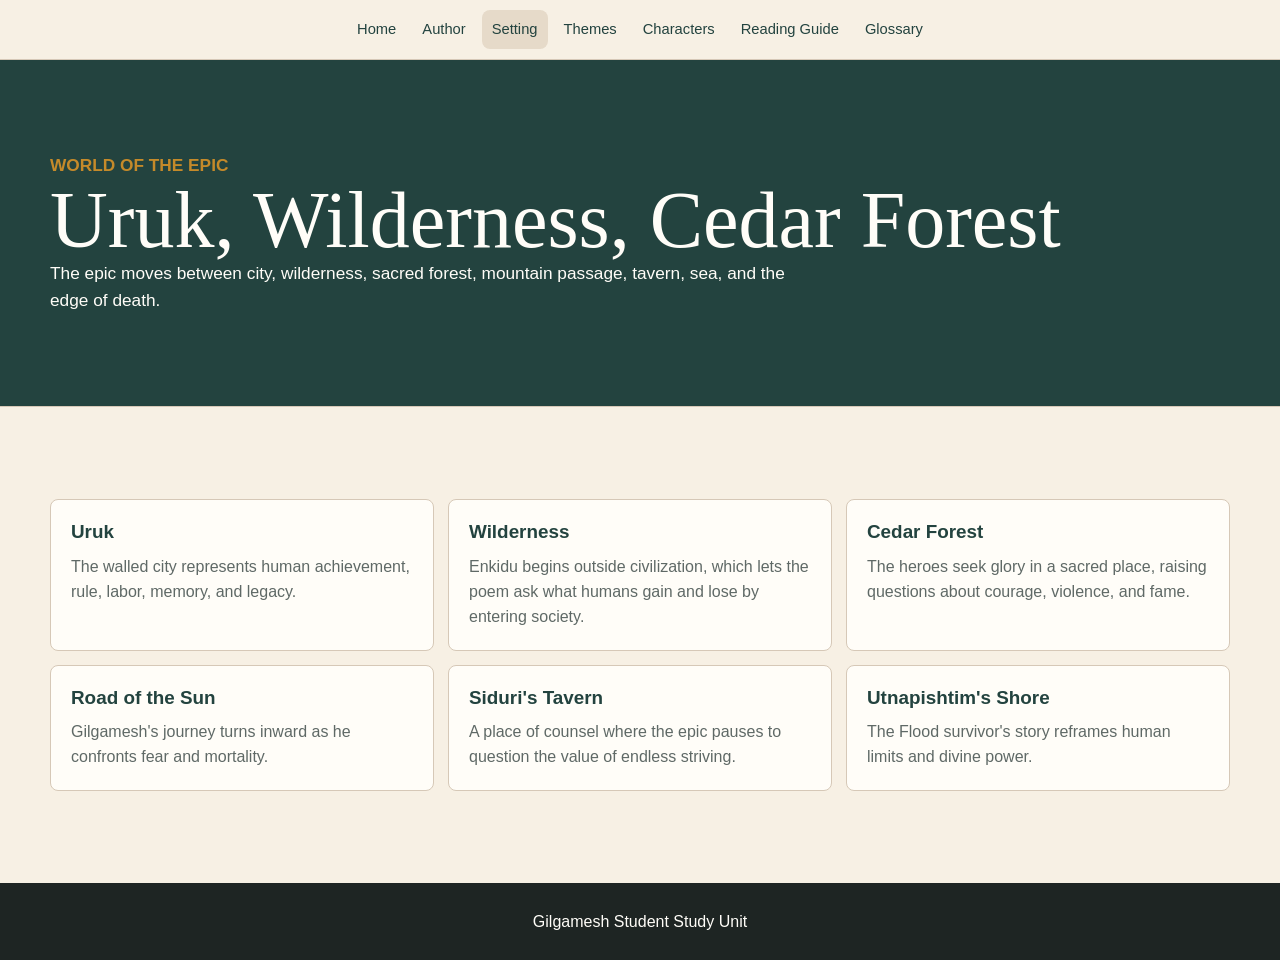
<file: setting.html>
<!doctype html><html lang="en"><head><meta charset="utf-8"><meta name="viewport" content="width=device-width,initial-scale=1"><title>Setting | Gilgamesh</title><link rel="stylesheet" href="styles.css"></head><body><a class="skip-link" href="#main-content">Skip to content</a><nav class="top-nav"><a href="index.html">Home</a><a href="author.html">Author</a><a aria-current="page" href="setting.html">Setting</a><a href="themes.html">Themes</a><a href="characters.html">Characters</a><a href="reading-guide.html">Reading Guide</a><a href="glossary.html">Glossary</a></nav><header class="page-hero"><div class="section-inner"><p class="eyebrow">World of the Epic</p><h1>Uruk, Wilderness, Cedar Forest</h1><p>The epic moves between city, wilderness, sacred forest, mountain passage, tavern, sea, and the edge of death.</p></div></header><main id="main-content" class="section" tabindex="-1"><div class="section-inner grid grid-3"><article class="tile"><h3>Uruk</h3><p>The walled city represents human achievement, rule, labor, memory, and legacy.</p></article><article class="tile"><h3>Wilderness</h3><p>Enkidu begins outside civilization, which lets the poem ask what humans gain and lose by entering society.</p></article><article class="tile"><h3>Cedar Forest</h3><p>The heroes seek glory in a sacred place, raising questions about courage, violence, and fame.</p></article><article class="tile"><h3>Road of the Sun</h3><p>Gilgamesh's journey turns inward as he confronts fear and mortality.</p></article><article class="tile"><h3>Siduri's Tavern</h3><p>A place of counsel where the epic pauses to question the value of endless striving.</p></article><article class="tile"><h3>Utnapishtim's Shore</h3><p>The Flood survivor's story reframes human limits and divine power.</p></article></div></main><footer class="site-footer"><p>Gilgamesh Student Study Unit</p></footer><script src="script.js"></script></body></html>
</file>
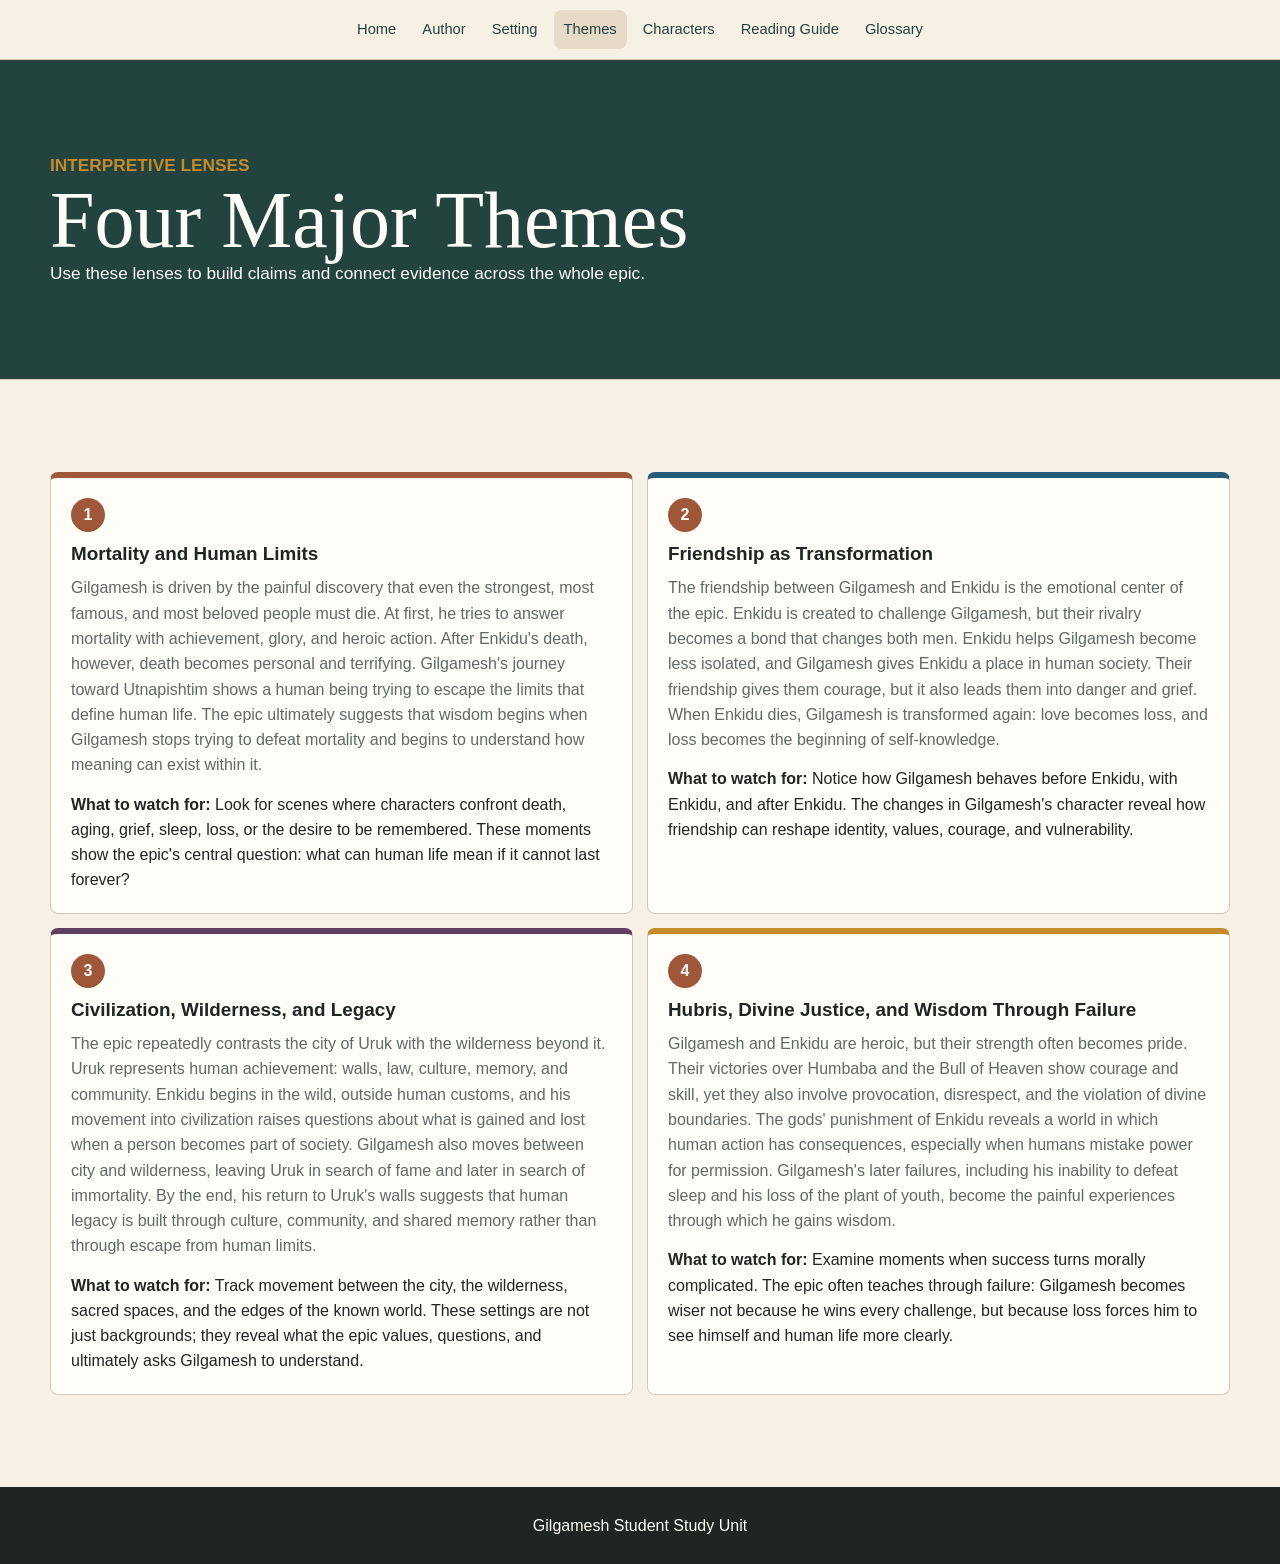
<file: themes.html>
<!doctype html>
<html lang="en">
<head>
  <meta charset="utf-8">
  <meta name="viewport" content="width=device-width,initial-scale=1">
  <title>Themes | Gilgamesh</title>
  <link rel="stylesheet" href="styles.css">
</head>
<body>
  <a class="skip-link" href="#main-content">Skip to content</a>
  <nav class="top-nav">
    <a href="index.html">Home</a>
    <a href="author.html">Author</a>
    <a href="setting.html">Setting</a>
    <a aria-current="page" href="themes.html">Themes</a>
    <a href="characters.html">Characters</a>
    <a href="reading-guide.html">Reading Guide</a>
    <a href="glossary.html">Glossary</a>
  </nav>
  <header class="page-hero">
    <div class="section-inner">
      <p class="eyebrow">Interpretive Lenses</p>
      <h1>Four Major Themes</h1>
      <p>Use these lenses to build claims and connect evidence across the whole epic.</p>
    </div>
  </header>
  <main id="main-content" class="section" tabindex="-1">
    <div class="section-inner grid grid-2">
      <article class="theme-card">
        <span class="theme-label">1</span>
        <h3>Mortality and Human Limits</h3>
        <p>Gilgamesh is driven by the painful discovery that even the strongest, most famous, and most beloved people must die. At first, he tries to answer mortality with achievement, glory, and heroic action. After Enkidu's death, however, death becomes personal and terrifying. Gilgamesh's journey toward Utnapishtim shows a human being trying to escape the limits that define human life. The epic ultimately suggests that wisdom begins when Gilgamesh stops trying to defeat mortality and begins to understand how meaning can exist within it.</p>
        <p class="theme-watch"><strong>What to watch for:</strong> Look for scenes where characters confront death, aging, grief, sleep, loss, or the desire to be remembered. These moments show the epic's central question: what can human life mean if it cannot last forever?</p>
      </article>
      <article class="theme-card">
        <span class="theme-label">2</span>
        <h3>Friendship as Transformation</h3>
        <p>The friendship between Gilgamesh and Enkidu is the emotional center of the epic. Enkidu is created to challenge Gilgamesh, but their rivalry becomes a bond that changes both men. Enkidu helps Gilgamesh become less isolated, and Gilgamesh gives Enkidu a place in human society. Their friendship gives them courage, but it also leads them into danger and grief. When Enkidu dies, Gilgamesh is transformed again: love becomes loss, and loss becomes the beginning of self-knowledge.</p>
        <p class="theme-watch"><strong>What to watch for:</strong> Notice how Gilgamesh behaves before Enkidu, with Enkidu, and after Enkidu. The changes in Gilgamesh's character reveal how friendship can reshape identity, values, courage, and vulnerability.</p>
      </article>
      <article class="theme-card">
        <span class="theme-label">3</span>
        <h3>Civilization, Wilderness, and Legacy</h3>
        <p>The epic repeatedly contrasts the city of Uruk with the wilderness beyond it. Uruk represents human achievement: walls, law, culture, memory, and community. Enkidu begins in the wild, outside human customs, and his movement into civilization raises questions about what is gained and lost when a person becomes part of society. Gilgamesh also moves between city and wilderness, leaving Uruk in search of fame and later in search of immortality. By the end, his return to Uruk's walls suggests that human legacy is built through culture, community, and shared memory rather than through escape from human limits.</p>
        <p class="theme-watch"><strong>What to watch for:</strong> Track movement between the city, the wilderness, sacred spaces, and the edges of the known world. These settings are not just backgrounds; they reveal what the epic values, questions, and ultimately asks Gilgamesh to understand.</p>
      </article>
      <article class="theme-card">
        <span class="theme-label">4</span>
        <h3>Hubris, Divine Justice, and Wisdom Through Failure</h3>
        <p>Gilgamesh and Enkidu are heroic, but their strength often becomes pride. Their victories over Humbaba and the Bull of Heaven show courage and skill, yet they also involve provocation, disrespect, and the violation of divine boundaries. The gods' punishment of Enkidu reveals a world in which human action has consequences, especially when humans mistake power for permission. Gilgamesh's later failures, including his inability to defeat sleep and his loss of the plant of youth, become the painful experiences through which he gains wisdom.</p>
        <p class="theme-watch"><strong>What to watch for:</strong> Examine moments when success turns morally complicated. The epic often teaches through failure: Gilgamesh becomes wiser not because he wins every challenge, but because loss forces him to see himself and human life more clearly.</p>
      </article>
    </div>
  </main>
  <footer class="site-footer"><p>Gilgamesh Student Study Unit</p></footer>
  <script src="script.js"></script>
</body>
</html>
</file>
<file: styles.css>
:root{--paper:#f7f0e4;--surface:#fffdf8;--ink:#1e2523;--muted:#5f6966;--line:#d6c8b7;--reed:#23433f;--lapis:#255a78;--clay:#9f5739;--sun:#c58a2a;--fig:#5f3f62}*{box-sizing:border-box}html{scroll-behavior:smooth}body{margin:0;background:var(--paper);color:var(--ink);font-family:Arial,Helvetica,sans-serif;line-height:1.58;overflow-x:hidden}a{color:inherit}img{max-width:100%;height:auto}p,li,h1,h2,h3,h4,summary,a{overflow-wrap:anywhere}.skip-link{position:fixed;left:16px;top:12px;z-index:100;transform:translateY(-160%);background:#fff;border:3px solid var(--reed);border-radius:8px;padding:10px 14px;font-weight:800;text-decoration:none}.skip-link:focus{transform:translateY(0)}:focus-visible{outline:3px solid #111;outline-offset:4px}.top-nav{position:sticky;top:0;z-index:20;display:flex;justify-content:center;gap:6px;flex-wrap:wrap;padding:10px 14px;background:rgba(247,240,228,.96);border-bottom:1px solid var(--line)}.top-nav a{min-height:38px;display:inline-flex;align-items:center;text-decoration:none;color:var(--reed);font-family:Arial,Helvetica,sans-serif;font-weight:400;font-size:.92rem;padding:8px 10px;border-radius:8px;white-space:nowrap}.top-nav a:hover,.top-nav a:focus-visible,.top-nav a[aria-current=page]{background:#e6dac9}.hero{position:relative;min-height:clamp(460px,76vh,720px);display:grid;align-items:end;overflow:hidden;border-bottom:1px solid var(--line)}.hero img{position:absolute;inset:0;width:100%;height:100%;object-fit:cover}.hero:after{content:"";position:absolute;inset:0;background:linear-gradient(90deg,rgba(16,23,24,.84),rgba(16,23,24,.44) 48%,rgba(16,23,24,.14)),linear-gradient(0deg,rgba(16,23,24,.45),transparent 42%)}.hero-copy{position:relative;z-index:1;width:min(920px,calc(100% - 32px));padding:0 0 clamp(42px,8vh,76px) clamp(20px,7vw,92px);color:#fffdf8}.eyebrow{margin:0 0 8px;color:var(--sun);font-size:.78rem;letter-spacing:0;text-transform:uppercase;font-weight:900}.hero h1,.page-hero h1,h2{font-family:Georgia,'Times New Roman',serif}.hero h1{margin:0;font-size:clamp(3.2rem,9vw,7.2rem);font-weight:400;line-height:.95}.hero-copy p:last-child{max-width:680px;margin:18px 0 0;font-size:clamp(1.06rem,2vw,1.36rem)}.page-hero{background:var(--reed);color:#fffdf8;padding:clamp(54px,8vw,92px) 18px;border-bottom:1px solid var(--line)}.page-hero h1{margin:0;font-size:clamp(2.5rem,7vw,5rem);font-weight:400;line-height:1}.page-hero p{max-width:760px;margin:0;font-size:1.08rem}.section{padding:clamp(52px,8vw,92px) 18px}.band-light{background:#efe4d3}.band-deep{background:#203633;color:#fffdf8}.section-inner{width:min(1180px,100%);margin:0 auto}.section-heading{max-width:780px;margin-bottom:26px}.section-intro{max-width:760px;margin:0;color:var(--muted)}h2{margin:0 0 12px;font-size:clamp(2rem,4vw,3.1rem);line-height:1.05}h3{margin:0 0 10px;font-size:1.18rem;line-height:1.25}h4{margin:22px 0 8px;color:var(--reed);font-size:1rem}p{margin:0 0 12px}ul,ol{padding-left:1.25rem}li{margin:6px 0}.grid{display:grid;gap:14px}.grid-2{grid-template-columns:repeat(2,minmax(0,1fr))}.grid-3{grid-template-columns:repeat(3,minmax(0,1fr))}.grid-4{grid-template-columns:repeat(4,minmax(0,1fr))}.tile,.resource-link,.prose-panel,.character-card,.theme-card,.term,.book-panel,.quiz-panel,.callout{border:1px solid var(--line);border-radius:8px;background:var(--surface)}.tile,.prose-panel,.character-card,.theme-card,.term,.quiz-panel,.callout{padding:20px}.resource-link{display:block;padding:22px;text-decoration:none;color:var(--ink)}.resource-link:hover,.resource-link:focus-visible{border-color:var(--reed);background:#fff8ec;outline:3px solid var(--reed);outline-offset:2px}.resource-link span,.tile h3,.character-card h3,.term dt{color:var(--reed);font-weight:900}.resource-link p,.tile p,.character-card p,.theme-card p,.term dd,.quiz-panel p,.callout p{margin:0;color:var(--muted)}.theme-card{border-top:6px solid var(--clay)}.theme-card:nth-child(2){border-top-color:var(--lapis)}.theme-card:nth-child(3){border-top-color:var(--fig)}.theme-card:nth-child(4){border-top-color:var(--sun)}.theme-card .theme-watch{margin-top:14px;color:var(--ink)}.theme-label{display:inline-grid;place-items:center;width:34px;height:34px;border-radius:50%;background:var(--clay);color:white;font-weight:900;margin-bottom:10px}.book-list{display:grid;gap:12px}.book-panel{overflow:hidden}.book-panel summary{position:relative;cursor:pointer;list-style:none;padding:17px 58px 17px 20px;background:var(--surface);color:var(--reed);font-weight:900}.book-panel summary:after{content:"+";position:absolute;right:18px;top:50%;transform:translateY(-50%);width:28px;height:28px;display:grid;place-items:center;border-radius:50%;background:#e5d8c7}.book-panel[open] summary:after{content:"-"}.book-body{display:grid;grid-template-columns:minmax(0,1.4fr) minmax(280px,.8fr);gap:24px;padding:8px 20px 22px;border-top:1px solid var(--line);background:var(--surface)}.questions{border-left:4px solid var(--sun);padding-left:18px}.question-line{color:var(--reed);font-weight:900}.toolbar{display:flex;gap:10px;flex-wrap:wrap;margin:0 0 18px}.toolbar input,.toolbar select{min-height:42px;border:1px solid var(--line);border-radius:8px;background:var(--surface);padding:8px 10px;font:inherit}.toolbar input{flex:1 1 280px}.button,.quiz-option{border-radius:8px;font:inherit;cursor:pointer}.button{min-height:42px;border:1px solid var(--reed);background:var(--reed);color:#fffdf8;padding:8px 12px;font-weight:900}.quiz-option{display:block;width:100%;text-align:left;margin:8px 0;border:1px solid var(--line);background:#fff8ec;color:var(--ink);padding:10px 12px}.quiz-option.correct{border-color:#2f6d4f;background:#e5f2e8}.quiz-option.incorrect{border-color:#a04738;background:#f7e4df}.result{min-height:26px;margin-top:10px;font-weight:900}.tracker-table{width:100%;border-collapse:collapse;border:1px solid var(--line);background:var(--surface)}.tracker-table th,.tracker-table td{border:1px solid var(--line);padding:12px;text-align:left;vertical-align:top}.tracker-table th{background:#eadcc9;color:var(--reed)}.site-footer{padding:26px 18px;background:#1e2523;color:#fffdf8;text-align:center}.site-footer p{margin:0}@media(max-width:980px){.grid-2,.grid-3,.grid-4,.book-body{grid-template-columns:1fr}.hero-copy{padding-left:22px}}@media(max-width:720px){body{font-size:16px;line-height:1.62}.top-nav{justify-content:flex-start;flex-wrap:nowrap;overflow-x:auto;overscroll-behavior-x:contain;-webkit-overflow-scrolling:touch;padding:8px 10px;gap:4px}.top-nav a{flex:0 0 auto;min-height:36px;font-size:.92rem;padding:8px 10px}.hero{min-height:410px}.hero-copy{width:100%;padding:0 18px 36px}.hero h1{font-size:clamp(3rem,18vw,4.25rem);line-height:.96}.hero-copy p:last-child{font-size:1.02rem;max-width:34rem}.page-hero{padding:38px 14px}.page-hero .section-inner{grid-template-columns:1fr!important;gap:16px!important}.page-hero img{max-width:150px!important}.page-hero h1{font-size:clamp(2.25rem,13vw,3.6rem);line-height:1.02}.page-hero p{font-size:1rem}.section{padding:38px 14px}.section-heading{margin-bottom:18px}h2{font-size:clamp(1.65rem,9vw,2.35rem)}.tile,.prose-panel,.character-card,.theme-card,.term,.quiz-panel,.callout,.resource-link{padding:16px}.book-panel summary{padding:15px 50px 15px 16px}.book-body{gap:16px;padding:6px 16px 18px}.toolbar{display:grid;grid-template-columns:1fr;gap:8px}.toolbar input,.toolbar select{width:100%;min-width:0}.character-card p,.theme-card p,.prose-panel p,.callout p,.tile p,.resource-link p{font-size:.98rem}}@media(max-width:430px){.top-nav{position:relative}.hero{min-height:360px}.hero-copy{padding-bottom:30px}.hero h1{font-size:3rem}.page-hero{padding-top:32px;padding-bottom:32px}.section{padding-left:12px;padding-right:12px}.grid{gap:12px}.tile,.prose-panel,.character-card,.theme-card,.term,.quiz-panel,.callout,.resource-link{padding:14px}ul,ol{padding-left:1.05rem}.book-panel summary{font-size:.98rem}.questions{padding-left:12px}.site-footer{padding:22px 12px}}@media(orientation:landscape) and (max-height:520px){.hero{min-height:320px}.hero-copy{padding-bottom:28px}.page-hero{padding-top:30px;padding-bottom:30px}}
</file>
